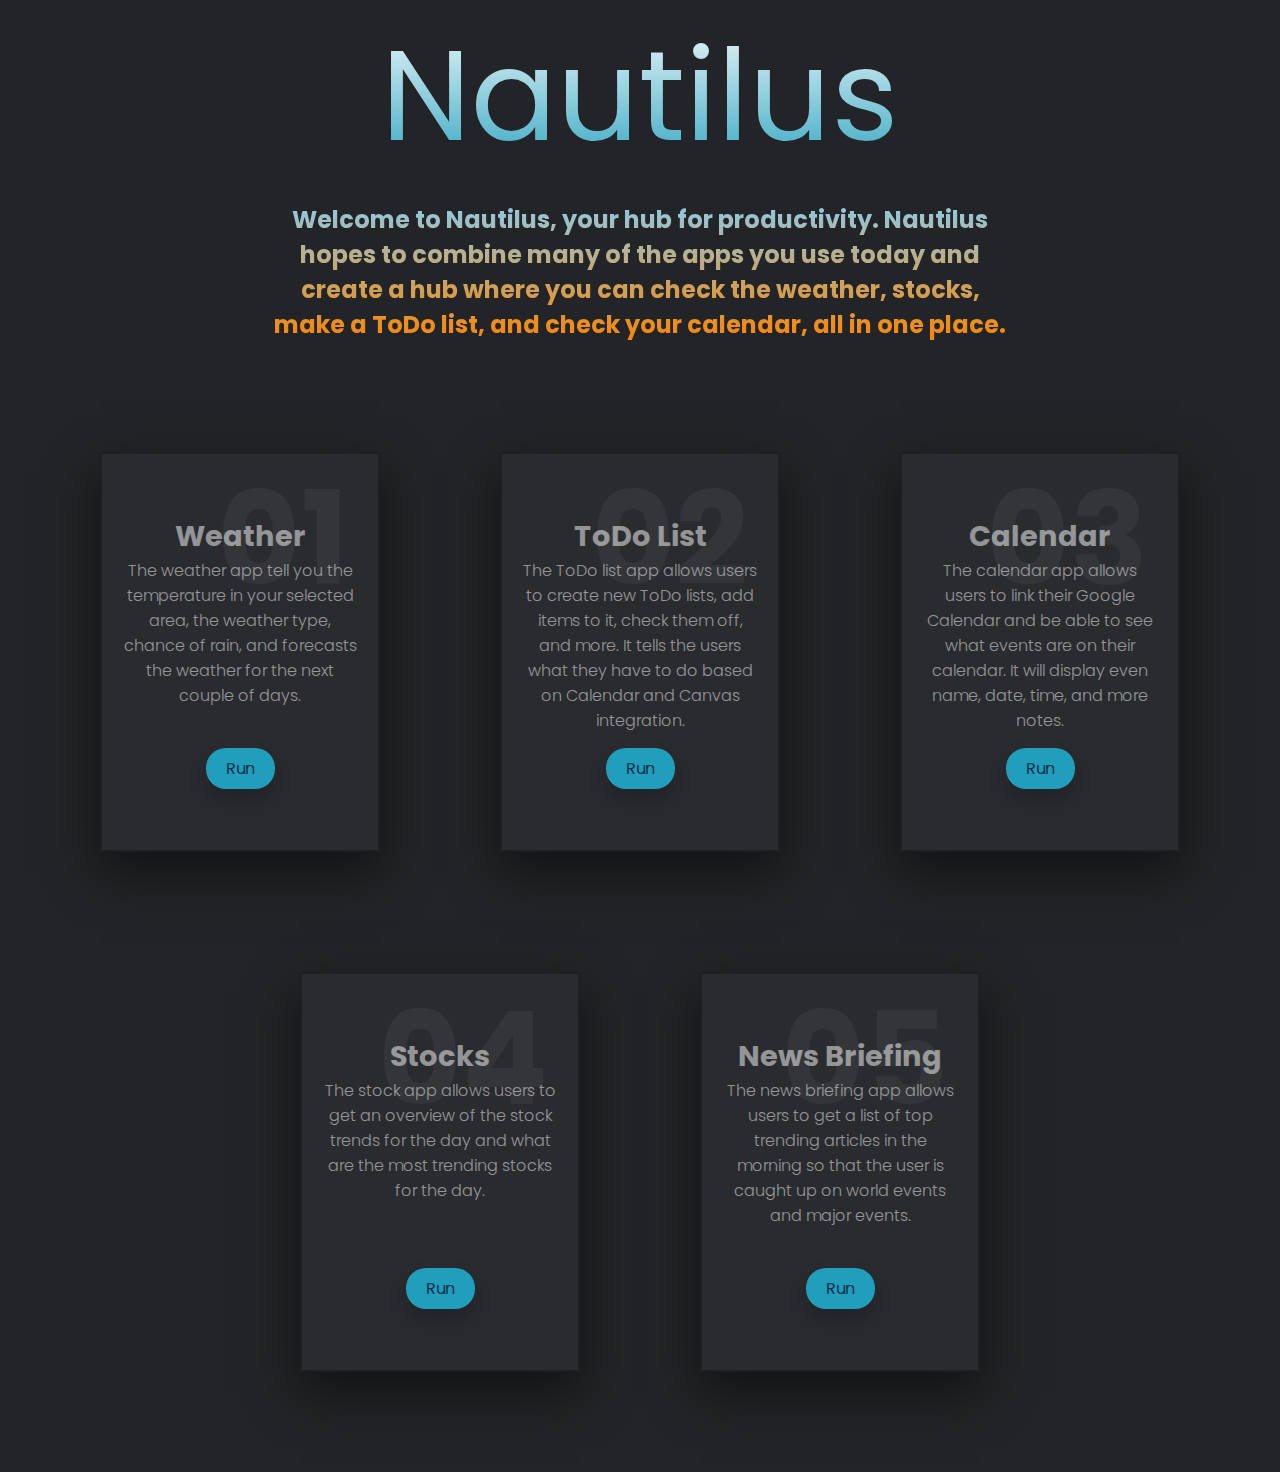
<file: menu/src/main/resources/public/index.html>
<!doctype html>
<html lang="en">
<head>
    <meta charset="UTF-8">
    <meta name="viewport"
          content="width=device-width, user-scalable=no, initial-scale=1.0, maximum-scale=1.0, minimum-scale=1.0">
    <meta http-equiv="X-UA-Compatible" content="ie=edge">
    <title>Nautilus</title>
    <link rel="stylesheet" href="./main.css">
</head>
<body>
    <div class="main-content">
        <!--<h1>Nautilus</h1>-->
        <span class="gradient-text">Nautilus</span>
        <h2>Welcome to Nautilus, your hub for productivity. Nautilus hopes to combine many of the apps you use today and create a hub where you can check the weather, stocks, make a ToDo list, and check your calendar, all in one place. </h2>
        <!--<span class="gradient-desc">Welcome to Nautilus, your hub for productivity. Nautilus hopes to combine many of the apps you use today and create a hub where you can check the weather, stocks, make a ToDo list, and check your calendar, all in one place.</span>-->
    </div>

    <div class=""></div>

    <div class="container">
        <div class="card">
            <div class="box">
                <div class="content">
                    <h2>01</h2>
                    <h3>Weather</h3>
                    <p>The weather app tell you the temperature in your selected area, the weather type, chance of rain, and forecasts the weather for the next couple of days.<br><br> </p>
                    <a href="./weather.html" target="_blank">Run</a>
                </div>
            </div>
        </div>

        <div class="card">
            <div class="box">
                <div class="content">
                    <h2>02</h2>
                    <h3>ToDo List</h3>
                    <p>The ToDo list app allows users to create new ToDo lists, add items to it, check them off, and more. It tells the users what they have to do based on Calendar and Canvas integration.</p>
                    <a href="#" target="_blank">Run</a>
                </div>
            </div>
        </div>


        <div class="card">
            <div class="box">
                <div class="content">
                    <h2>03</h2>
                    <h3>Calendar</h3>
                    <p>The calendar app allows users to link their Google Calendar and be able to see what events are on their calendar. It will display even name, date, time, and more notes.</p>
                    <a href="#" target="_blank">Run</a>
                </div>
            </div>
        </div>

        <div class="card">
            <div class="box">
                <div class="content">
                    <h2>04</h2>
                    <h3>Stocks</h3>
                    <p>The stock app allows users to get an overview of the stock trends for the day and what are the most trending stocks for the day. <br><br><br></p>
                    <a href="#" target="_blank">Run</a>
                </div>
            </div>
        </div>

        <div class="card">
            <div class="box">
                <div class="content">
                    <h2>05</h2>
                    <h3>News Briefing</h3>
                    <p>The news briefing app allows users to get a list of top trending articles in the morning so that the user is caught up on world events and major events. <br> <br></p>
                    <a href="#" target="_blank">Run</a>
                </div>
            </div>
        </div>
    </div>
</body>
</html>
</file>
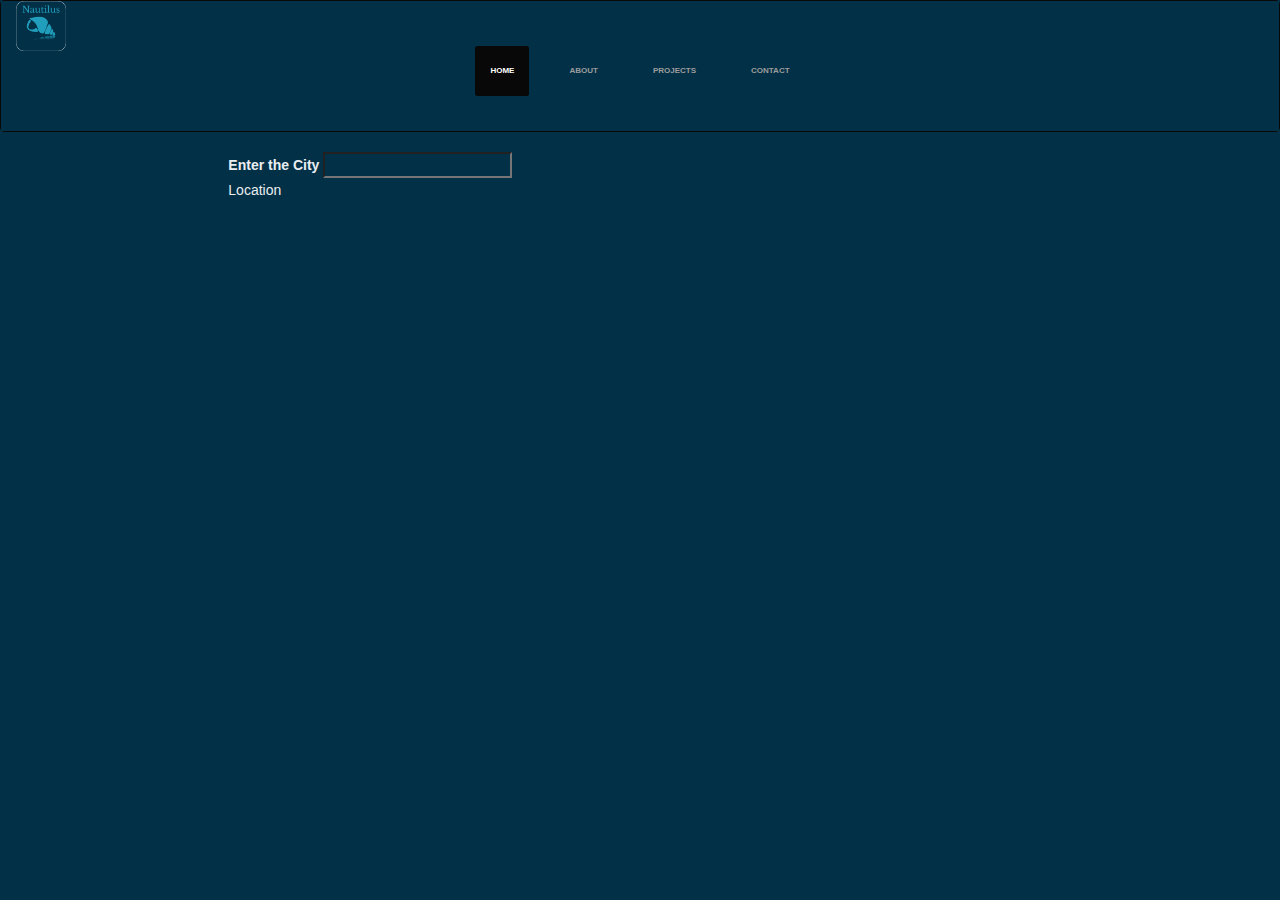
<file: menu/src/main/resources/public/weather.html>
<!DOCTYPE html>
<html xmlns:th="http://www.thymeleaf.org">
<head>
  <title>Bootstrap Example</title>
  <meta charset="utf-8">
  <meta name="viewport" content="width=device-width, initial-scale=1">
  <link rel="stylesheet" href="https://maxcdn.bootstrapcdn.com/bootstrap/3.4.1/css/bootstrap.min.css">
  <script src="https://ajax.googleapis.com/ajax/libs/jquery/3.5.1/jquery.min.js"></script>
  <script src="https://maxcdn.bootstrapcdn.com/bootstrap/3.4.1/js/bootstrap.min.js"></script>
<link rel ="stylesheet" href="weather.css">
</head>
<body>
<nav class="navbar navbar-inverse">
  <div class="container-fluid">
    <div class="navbar-header">
      <button type="button" class="navbar-toggle" data-toggle="collapse" data-target="#myNavbar">
        <span class="icon-bar"></span>
        <span class="icon-bar"></span>
        <span class="icon-bar"></span>
      </button>
<img src="Nautilus.png" alt = "Nautilus" style="width:50px;height:50px;">
    </div>
    <div class="collapse navbar-collapse" id="myNavbar">
      <ul class="nav navbar-nav">
        <li class="active"><a href="#">Home</a></li>
        <li><a href="#">About</a></li>
        <li><a href="#">Projects</a></li>
        <li><a href="#">Contact</a></li>
      </ul>
      <ul class="nav navbar-nav navbar-right">
      </ul>
    </div>
  </div>
</nav>

<div class="container-fluid text-center">
  <div class="row content">
    <div class="col-sm-2 sidenav">
      <p><a href="#"></a></p>
      <p><a href="#"></a></p>
      <p><a href="#"></a></p>
    </div>
    <div class="col-sm-8 text-left">
      <form action="/weather" method="GET" id="weatherForm">
        <label for="weatherField">Enter the City</label>
        <input name="location" id="weatherField" type="text">
      </form>
      <p th:text = "${location}">Location</p>
      <p th:text ="${feels_like}"></p>
      <p th:text ="${forecast}"></p>
      <p th:text ="${max_temp}"></p>
      <p th:text ="${min_temp}"></p>
      <p th:text ="${sunrise}"></p>
      <p th:text ="${sunset}"></p>

<p th:text></p>

    </div>
    <div class="col-sm-2 sidenav">
    </div>
  </div>
</div>



</body>
</html>
</file>
<file: menu/src/main/resources/public/main.css>
@import url('https://fonts.googleapis.com/css?family=Poppins:200,300,400,500,600,700,800,900&display=swap');
*
{
    margin: 0;
    padding: 0;
    box--sizing: border-box;
    font-family: 'Poppins', sans-serif;
}

body {
    display: flex;
    justify-content: center;
    align_items: center;
    flex-wrap: wrap;
    min-height: 100vh;
    background: #232427;
/*    background-image: url('beach.jpg');*/
}

.main-content {
    width: 100%;
    text-align: center;
}

/*.gradient-text {
    position: relative;
    font-size: 8em;
    color: #FFB703;
}*/

.gradient-text {
    font-size: 8em;
    background-color: #023047;
    background-image: linear-gradient(180deg, #fff, #219EBC);
    background-size: 100%;
    -webkit-background-clip: text;
    -moz-background-clip: text;
    -webkit-text-fill-color: transparent;
    -moz-text-fill-color: transparent;
    width: 200%;
}

.main-content h2 {
    position: relative;
    font-size: 1.5em;
/*    color: #FB8500;*/
    text-align: center;
    margin-top: 10px;
    margin-bottom: 10px;
    margin-right: 21%;
    margin-left: 21%;
    background-color: #FFB703;
    background-image: linear-gradient(180deg, #8ECAE6, #FB8500);
    background-size: 100%;
    -webkit-background-clip: text;
    -moz-background-clip: text;
    -webkit-text-fill-color: transparent;
    -moz-text-fill-color: transparent;
}

/*.gradient-desc {
    position: relative;
    text-align: center;
    margin: 40px;
    font-size: 1.5em;
    background-color: #FFB703;
    background-image: linear-gradient(45deg, #FFB703, #FB8500);
    background-size: 100%;
    -webkit-background-clip: text;
    -moz-background-clip: text;
    -webkit-text-fill-color: transparent;
    -moz-text-fill-color: transparent;
}*/

.container {
    display: flex;
    justify-content: center;
    align_items: center;
    flex-wrap: wrap;
    max-width: 1200px;
    margin: 40px 0;

}

.container .card {
    position: relative;
    min-width: 320px;
    height: 440px;
    box-shadow: inset 5px 5px 5px rgba(0,0,0,2),
                inset -5px -5px 15px rgba(255,255,255,0,1),
                5px 5px 15px rgba(0,0,0,0,0.3);
    border-radius: 15px;
    margin: 40px;
}

.container .card .box {
    position: absolute;
    top: 20px;
    left: 20px;
    right: 20px;
    bottom: 20px;
    background: #2a2b2f;
    border: 2px solid #1e1f23;
    box-shadow: 0 20px 50px rgba(0,0,0,0.5);
    transition: 0.5s;
    display: flex;
    justify-content: center;
    align-items: center;
    overflow: hidden;
}

.container .card .box::before {
    content: '';
    position: absolute;
    top: 0;
    left: 0;
    width: 50%;
    height: 100%;
    background: rgba(255.255.255.0.5);
    pointer-events: none;
}

.container .card .box:hover {
    transform: translateY(-50px);
    border: 0px;
    border-radius: 20px;
    box-shadow: 0 0 70px 30px #023047;
}

.container .card .box .content {
    padding: 20px;
    text-align: center;
}

.container .card .box .content h1 {
    padding: 20px;
    text-align: center;
}

.container .card .box .content h2 {
    position: absolute;
    top: -10px;
    right: 30px;
    font-size: 8em;
    color: rgba(255,255,255,0.05);
}

.container .card .box .content h3 {
    font-size: 1.8em;
    color: rgba(255,255,255,0.5);
    z-index: 1;
    transition: 0.5s;

}

.container .card .box .content p {
    font-size: 16px;
    font-weight: 300;
    color: rgba(255,255,255,0.5);
    z-index: 1;
    transition: 0.5s;
    text-align: center;
}

.container .card .box .content a {
    position: relative;
    display: inline-block;
    padding: 8px 20px;
    background: #000;
    margin-top: 15px;
    border-radius: 20px;
    text-decoration: none;
    font-weight: 400;
    color: #023047;
    box-shadow: 0 10px 20px rgba(0,0,0,0.2);
}

.container .card:nth-child(1) .box .content a {
    background: #219EBC;
}

.container .card:nth-child(2) .box .content a {
    background: #219EBC;
}

.container .card:nth-child(3) .box .content a {
    background: #219EBC;
}

.container .card:nth-child(4) .box .content a {
    background: #219EBC;
}

.container .card:nth-child(5) .box .content a {
    background: #219EBC;
}
</file>
<file: menu/src/main/resources/public/weather.css>
*,
html,

.sidebar {
background-color: rgb(2, 48, 71);
    color: rgb(234, 238, 241);
}
body {
    font-family: 'Inter', sans-serif;
    box-sizing: border-box;
    background-color: rgb(2, 48, 71);
    color: rgb(234, 238, 241);
}

.nav {
    width: 100%;
    height: 4rem;
    display: flex;
    align-items: center;
    justify-content: center;
}

.nav a {
    text-transform: uppercase;
    font-size: 0.8rem;
    font-weight: 600;
    cursor: pointer;
    border-radius: 0.25rem;
    padding: 0.5rem;
    margin: 0rem 1.25rem;

    transition: all 0.2s;
}

.nav a:hover {
    background-color: rgb(50, 50, 53);
    color: rgb(234, 238, 241);
}

.jumbotron {
    width: 100%;
    min-height: 15rem;
    display: flex;
    align-items: center;
    justify-content: center;
    flex-direction: column;
}

.jumbotron * {
    margin: 0.75rem 0rem;
}

.jumbotron h1 {
    font-weight: 700;
    font-size: 6rem;
    color: rgb(255, 183, 3);
}

.jumbotron p {
    font-weight: 400;
    font-size: 1.25rem;
    text-align: justify;
    line-height: 1.5rem;
    color: rgb(127, 160, 176);
}

.container {
    width: 55vw;
    margin: 0 auto;
    background-color: rgb(2, 48, 71);
        color: rgb(234, 238, 241);
}

b {
    font-weight: bold;
    background-color: rgb(2, 48, 71);
        color: rgb(234, 238, 241);
}
</file>
